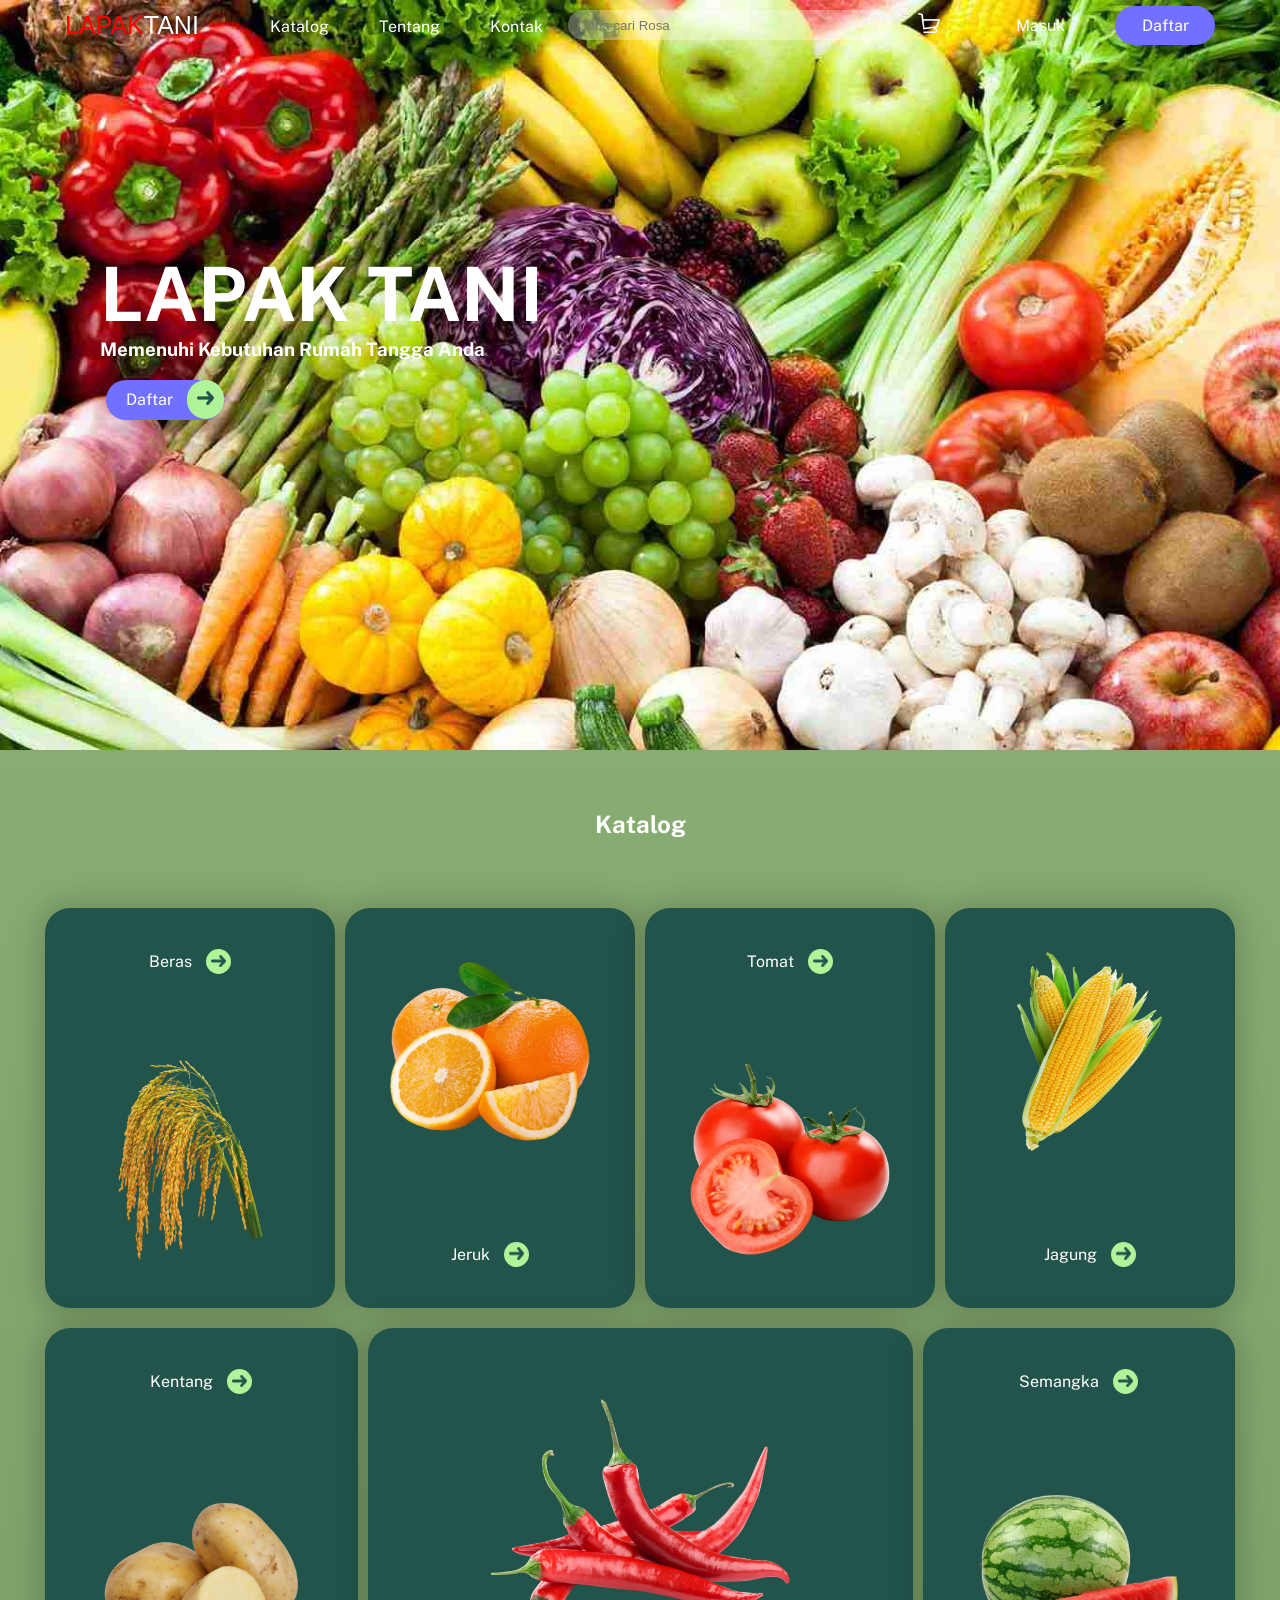
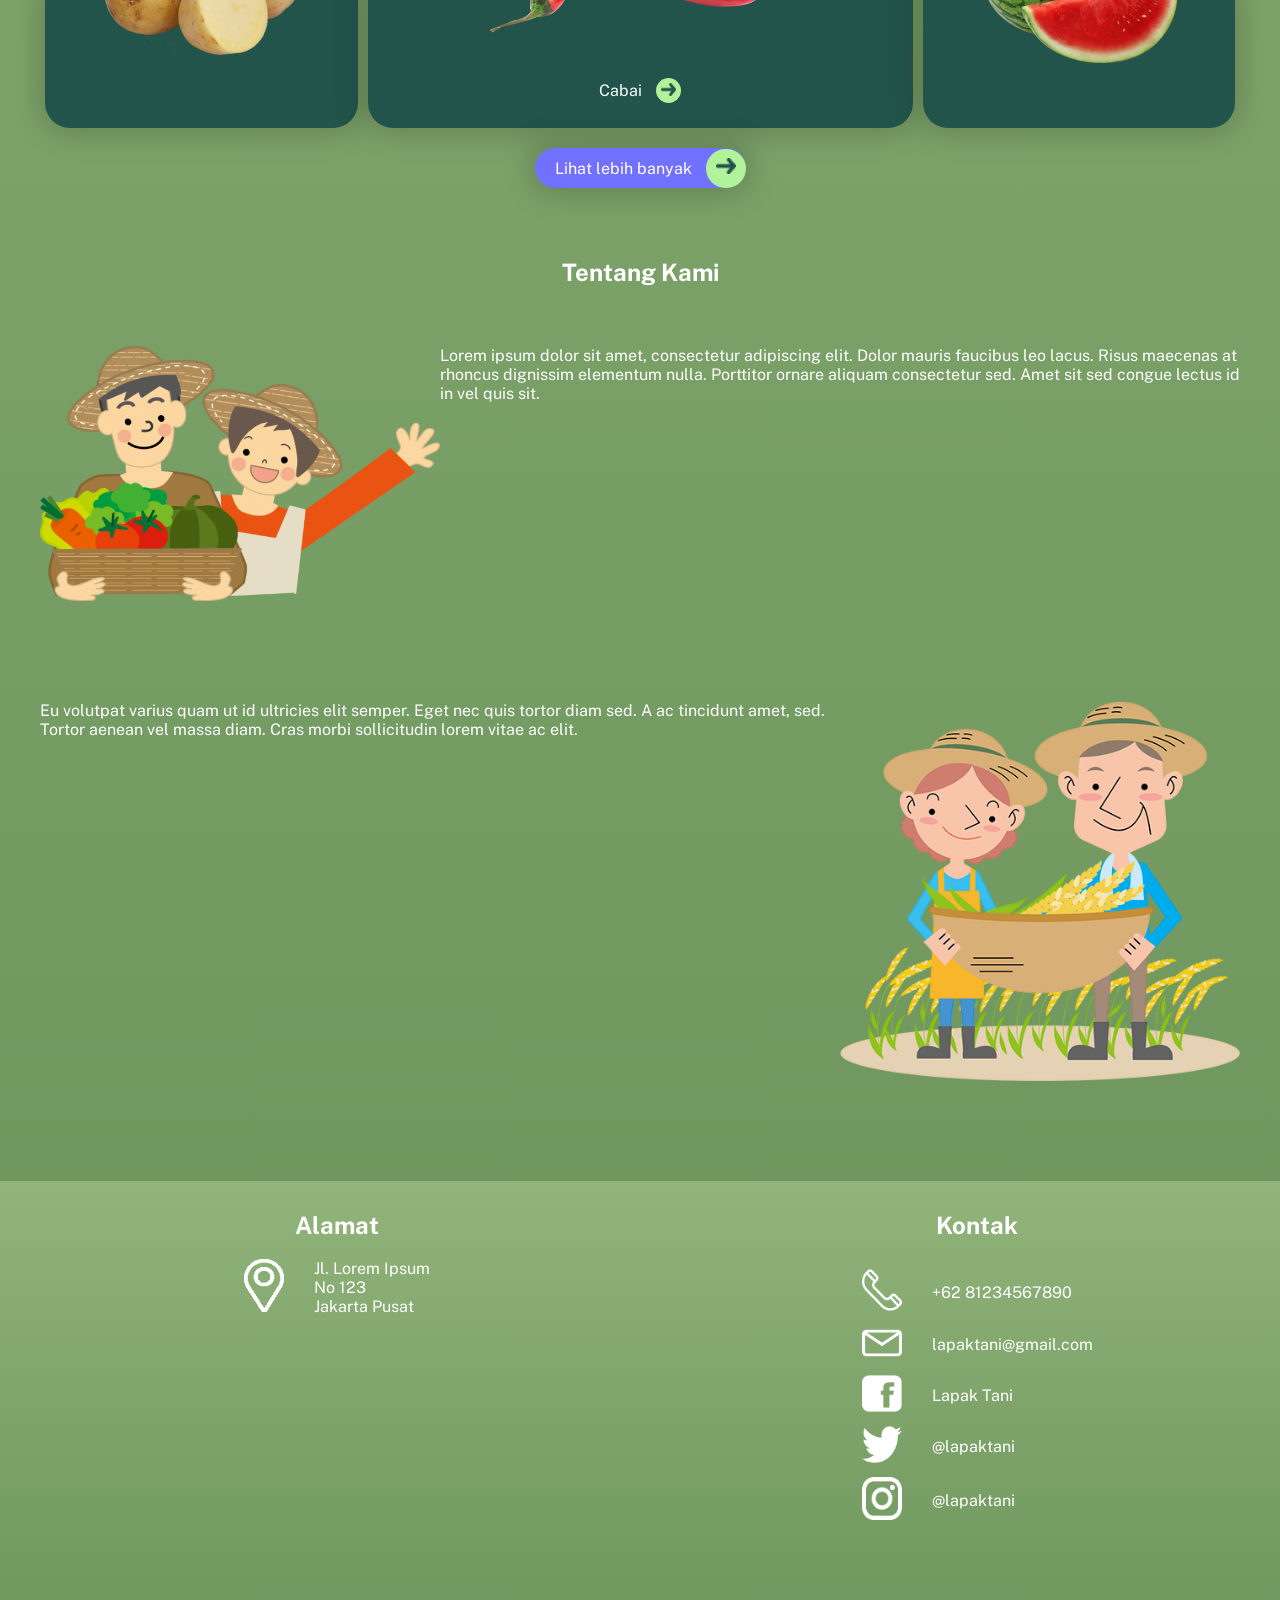
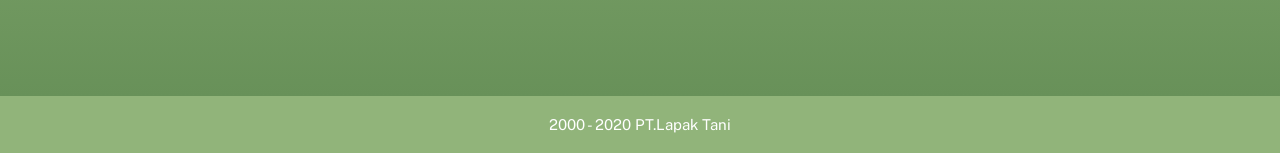
<file: index.html>
<!DOCTYPE html>
<html lang="en">
	<head>
    	<meta charset="UTF-8">
    	<meta name="viewport" content="width=device-width, initial-scale=1.0">
		<title>Tugas Perancangan Website</title>
		<link rel="stylesheet" href="assets/css/main.css">
		<link rel="stylesheet" href="assets/css/index.css">
	</head>
	
	<body>
		<nav>
			<div class="container flex-row">	
				<a href="index.html" id="teks-lapaktani"><span>LAPAK</span>TANI</a>
				<div class="flex-row fixed">
					<div>
						<img src="assets/icons/menu-putih.png" class="tombol-dropdown">
						<div class="flex-row dropdown-child">
							<a href="index.html#katalog" class="navigasi">Katalog</a>
							<a href="index.html#tentang" class="navigasi">Tentang</a>
							<a href="index.html#kontak" class="navigasi">Kontak</a>
						</div>
					</div>
					<div class="flex-row" id="pencarian">
						<input type="text" placeholder="Coba cari Rosa">
						<a href="katalog.html" id="icon-pencarian">
							<img src="assets/icons/pencarian.png" alt="cari" class="icon">
						</a>
					</div>
					<a href="keranjang.html">
						<img src="assets/icons/keranjang.png" alt="keranjang" class="icon">
					</a>
				</div>
				<div class="flex-row hilang">
					<a href="masuk.html">Masuk</a>
					<a href="daftar.html" class="button-pendek button-warna">Daftar</a>
				</div>
			</div>
		</nav>

		<main>
			<div>
				<article id="slide">
					<div id="gambar-slide">
						<div class="img1">
							<h1>LAPAK TANI</h1>
							<h3>Memenuhi Kebutuhan Rumah Tangga Anda</h3>
							<div class="flex-column">
								<a href="daftar.html" class="button-panjang-2 button-warna">
									Daftar
									<span>
										<img src="assets/icons/panah.png" alt="">
									</span>
								</a>
							</div>
						</div>
						<div class="img2">
							<h1>LAPAK TANI</h1>
							<h3>Memenuhi Kebutuhan Rumah Tangga Anda</h3>
							<div class="flex-column">
								<a href="daftar.html" class="button-panjang-2 button-warna">
									Daftar
									<span>
										<img src="assets/icons/panah.png" alt="">
									</span>
								</a>
							</div>
						</div>
						<div class="img3">
							<h1>LAPAK TANI</h1>
							<h3>Memenuhi Kebutuhan Rumah Tangga Anda</h3>
							<div class="flex-column">
								<a href="daftar.html" class="button-panjang-2 button-warna">
									Daftar
									<span>
										<img src="assets/icons/panah.png" alt="">
									</span>
								</a>
							</div>
						</div>
						<div class="img4">
							<h1>LAPAK TANI</h1>
							<h3>Memenuhi Kebutuhan Rumah Tangga Anda</h3>
							<div class="flex-column">
								<a href="daftar.html" class="button-panjang-2 button-warna">
									Daftar
									<span>
										<img src="assets/icons/panah.png" alt="">
									</span>
								</a>
							</div>
						</div>
						
					</div>
				</article>
			</div>
			<div class="container">
				<article id="katalog">
					<h1>Katalog</h1>
					<div class="flex-column">
						<div class="flex-row">
							<div class="flex-column box-katalog first">
								<div>
									<a class="" href="katalog.html">
										Beras 
										<span>
											<img src="assets/icons/panah.png" alt="">
										</span>
									</a>
								</div>
								<div>
									<img src="assets/images/beras.png" alt="">
								</div>
							</div>
							<div class="flex-column box-katalog first">
								<div>
									<img src="assets/images/jeruk.png" alt="">
								</div>
								<div>
									<a class="" href="katalog.html">
										Jeruk
										<span>
											<img src="assets/icons/panah.png" alt="">
										</span>
									</a>
								</div>
							</div>
							<div class="flex-column box-katalog first">
								<div>
									<a class="" href="katalog.html">
										Tomat
										<span>
											<img src="assets/icons/panah.png" alt="">
										</span>
									</a>
								</div>
								<div>
									<img   src="assets/images/tomat.png" alt="">
								</div>
							</div>
							<div class="flex-column box-katalog first">
								<div>
									<img   src="assets/images/jagung.png" alt="">
								</div>
								<div>
									<a class="" href="katalog.html">
										Jagung
										<span>
											<img src="assets/icons/panah.png" alt="">
										</span>
									</a>
								</div>
								
							</div>
						</div>
						<div class="flex-row hilang">
							<div class="flex-column box-katalog first">
								<div>
									<a class="" href="katalog.html">
										Kentang
										<span>
											<img src="assets/icons/panah.png" alt="">
										</span>
									</a>
								</div>
								<div>
									<img   src="assets/images/kentang.png" alt="">
								</div>
							</div>
							<div class="flex-column box-katalog second">
								<div>
									<div>
										<img id="cabai" src="assets/images/cabai.png" alt="">
									</div>
									<a class="" href="katalog.html">
										Cabai
										<span>
											<img src="assets/icons/panah.png" alt="">
										</span>
									</a>
								</div>
							</div>
							<div class="flex-column box-katalog first">
								<div>
									<a class="" href="katalog.html">
										Semangka
										<span>
											<img src="assets/icons/panah.png" alt="">
										</span>
									</a>
								</div>
								<div>
									<img   src="assets/images/semangka.png" alt="">
								</div>
							</div>
						</div>
						<div class="flex-column">
							<a href="katalog.html" class="button-panjang-2 button-warna">
								Lihat lebih banyak
								<span>
									<img src="assets/icons/panah.png" alt="">
								</span>
							</a>
						</div>
					</div>
				</article>
				<article id="tentang" class="padding-up">
					<h1>Tentang Kami</h1>
					<div class="flex-column">
					   <div class="flex-row">	
							<img src="assets/images/tentang1.png" class="gambar-tentang second" alt="tentang kami">
							<p class="third">Lorem ipsum dolor sit amet, consectetur adipiscing elit. Dolor mauris faucibus leo lacus. Risus maecenas at rhoncus dignissim elementum nulla. Porttitor ornare aliquam consectetur sed. Amet sit sed congue lectus id in vel quis sit.</p>
						</div>
						<div class="flex-row">
							<p class="third">Eu volutpat varius quam ut id ultricies elit semper. Eget nec quis tortor diam sed. A ac tincidunt amet, sed. Tortor aenean vel massa diam. Cras morbi sollicitudin lorem vitae ac elit.</p>
							<img src="assets/images/tentang2.png" class="gambar-tentang second" alt="tentang kami">
						</div>
					</div>
				</article>
			</div>
			<div class="container-slide kontak-background">
				<article id="kontak" class="padding-up">
					<div class="flex-column">
					    <div class="flex-row tengah-atas">
							<div class="first atur-margin">
								<h1>Alamat</h1>
								<div class="flex-row">
									<a href="https://goo.gl/maps/n3Vx624t2Yv8TBjd6" target="_blank" class=""><img src="assets/icons/maps.png" class="icon"></a>
									<a href="https://goo.gl/maps/n3Vx624t2Yv8TBjd6" target="_blank" class="">Jl. Lorem Ipsum <br>No 123 <br>Jakarta Pusat</a>
								</div>
								<iframe src="https://www.google.com/maps/embed?pb=!1m14!1m8!1m3!1d246.83461209266997!2d113.72522384494033!3d-8.167065472554308!3m2!1i1024!2i768!4f13.1!3m3!1m2!1s0x2dd6956c99fbf6c9%3A0x355b2614c5707f56!2sEs%20Kopi%20Susu%20Bakol%20Kopi!5e0!3m2!1sid!2sid!4v1603854939866!5m2!1sid!2sid" width="300" height="300" frameborder="0" style="border:0;" allowfullscreen="" aria-hidden="false" tabindex="0"></iframe>
							</div>									
							<div class="first atur-margin">
								<h1>Kontak</h1>
								<div>
									<div class="flex-row tengah-tengah">
										<a href="tel:+6281234567890" target="_blank" class=" "><img src="assets/icons/telpon.png" class="icon"></a>
										<a href="tel:+6281234567890" target="_blank" class="">+62 81234567890</a>
									</div>
									<div class="flex-row tengah-tengah">
										<a href="mailto:lapaktani@gmail.com" target="_blank" class=""><img src="assets/icons/email.png" class="icon"></a>
										<a href="mailto:lapaktani@gmail.com" target="_blank" class="">lapaktani@gmail.com</a>
									</div>
									<div class="flex-row tengah-tengah">
										<a href="https://www.facebook.com/greciaolivia.rosaline" target="_blank" class=""><img src="assets/icons/fb.png" class="icon"></a>
										<a href="https://www.facebook.com/greciaolivia.rosaline" target="_blank" class="">Lapak Tani</a>
									</div>
									<div class="flex-row tengah-tengah">
										<a href="https://twitter.com/Indomaret?s=20" target="_blank" class=""><img src="assets/icons/twitter.png" class="icon"></a>
										<a href="https://twitter.com/Indomaret?s=20" target="_blank" class="">@lapaktani</a>
									</div>
									
									<div class="flex-row tengah-tengah">
										<a href="https://www.instagram.com/unejshitposting/" target="_blank" class=""><img src="assets/icons/instagram.png" class="icon"></a>
										<a href="https://www.instagram.com/unejshitposting/" target="_blank" class="">@lapaktani</a>
									</div>
								</div>
							</div>
					    </div>
					</div>
				</article>
			</div>
		</main>
		<footer>2000 - 2020 PT.Lapak Tani</footer>
		<script src="https://cdnjs.cloudflare.com/ajax/libs/jquery/3.5.1/jquery.min.js" integrity="sha512-bLT0Qm9VnAYZDflyKcBaQ2gg0hSYNQrJ8RilYldYQ1FxQYoCLtUjuuRuZo+fjqhx/qtq/1itJ0C2ejDxltZVFg==" crossorigin="anonymous"></script>
        <script src="assets/js/main.js"></script>
	</body>
</html>
</file>
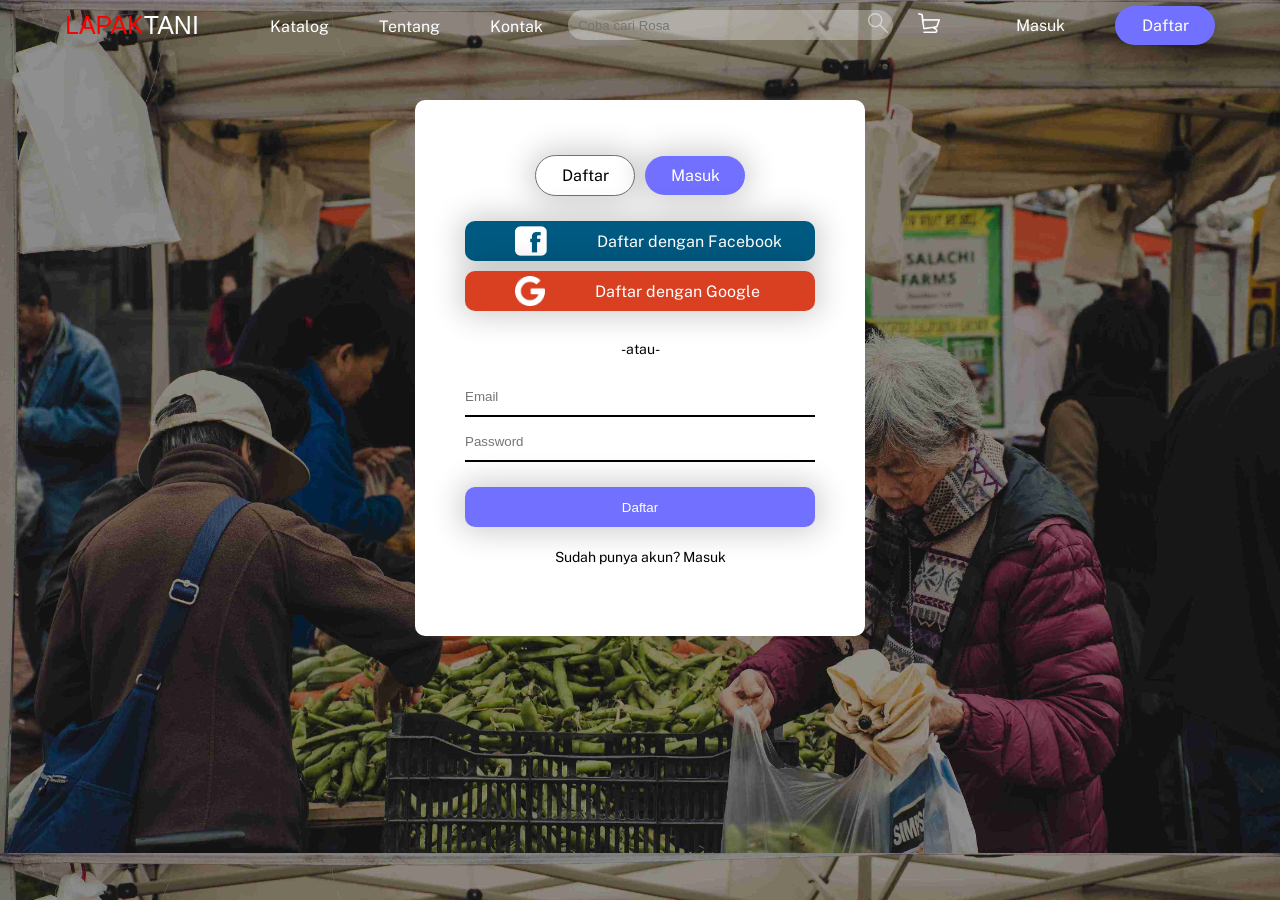
<file: daftar.html>
<!DOCTYPE html>
<html lang="en">
<head>
    <meta charset="UTF-8">
    <meta name="viewport" content="width=device-width, initial-scale=1.0">
    <title>Daftar Masuk</title>
    <link rel="stylesheet" href="assets/css/auth.css">
    <link rel="stylesheet" href="assets/css/main.css">
    
</head>
<body>
    <nav>
        <div class="container flex-row">	
            <a href="index.html" id="teks-lapaktani"><span>LAPAK</span>TANI</a>
            <div class="flex-row fixed">
                <div>
                    <img src="assets/icons/menu-putih.png" class="tombol-dropdown">
                    <div class="flex-row dropdown-child">
                        <a href="index.html#katalog" class="navigasi">Katalog</a>
                        <a href="index.html#tentang" class="navigasi">Tentang</a>
                        <a href="index.html#kontak" class="navigasi">Kontak</a>
                    </div>
                </div>
                <div class="flex-row" id="pencarian">
                    <input type="text" placeholder="Coba cari Rosa">
                    <a href="katalog.html" id="icon-pencarian">
                        <img src="assets/icons/pencarian.png" alt="cari" class="icon">
                    </a>
                </div>
                <a href="keranjang.html">
                    <img src="assets/icons/keranjang.png" alt="keranjang" class="icon">
                </a>
            </div>
            <div class="flex-row hilang">
                <a href="masuk.html">Masuk</a>
                <a href="daftar.html" class="button-pendek button-warna">Daftar</a>
            </div>
        </div>
    </nav>
    <main>
        <div class="container flex-column">
            <div id="formulir" class="flex-column">
                <form action="proses.php" name="daftar" method="POST" onsubmit="return formDaftar()" class="rata-tengah">
                    <div class="flex-row flex-center">
                        <a href="daftar.html" class="button-pendek button-putih">Daftar</a>
                        <a href="masuk.html" class="button-pendek button-warna">Masuk</a>
                    </div>
                    <div class="flex-column">
                        <a href="https://www.facebook.com/" target="_blank" class="flex-row button-panjang facebook">
                            <img src="assets/icons/facebook.png" alt="logo facebook" class="medsos">
                            <div class="medsos">Daftar dengan Facebook</div>
                        </a>
                        <a href="https://www.google.com/" target="_blank" class="flex-row button-panjang google">
                            <img src="assets/icons/google.png" alt="logo google" class="medsos">
                            <div class="medsos">Daftar dengan Google</div>
                        </a>
                    </div>
                    <div class="teks-hitam">-atau-</div>
                    <div class="flex-column">
                        <input type="email" name="email" id="" placeholder="Email">
                        <input type="password" name="password" id="" placeholder="Password">
                    </div>
                    <div>
                        <button type="submit" class="button-panjang button-warna">Daftar</button>
                    </div>
                    <div><a href="masuk.html" class="teks-hitam">Sudah punya akun? Masuk</a></div>
                </form>
            </div>
        </div>
    </main>
    <script src="https://cdnjs.cloudflare.com/ajax/libs/jquery/3.5.1/jquery.min.js" integrity="sha512-bLT0Qm9VnAYZDflyKcBaQ2gg0hSYNQrJ8RilYldYQ1FxQYoCLtUjuuRuZo+fjqhx/qtq/1itJ0C2ejDxltZVFg==" crossorigin="anonymous"></script>
        <script src="assets/js/main.js"></script>
</body>
</html>
</file>
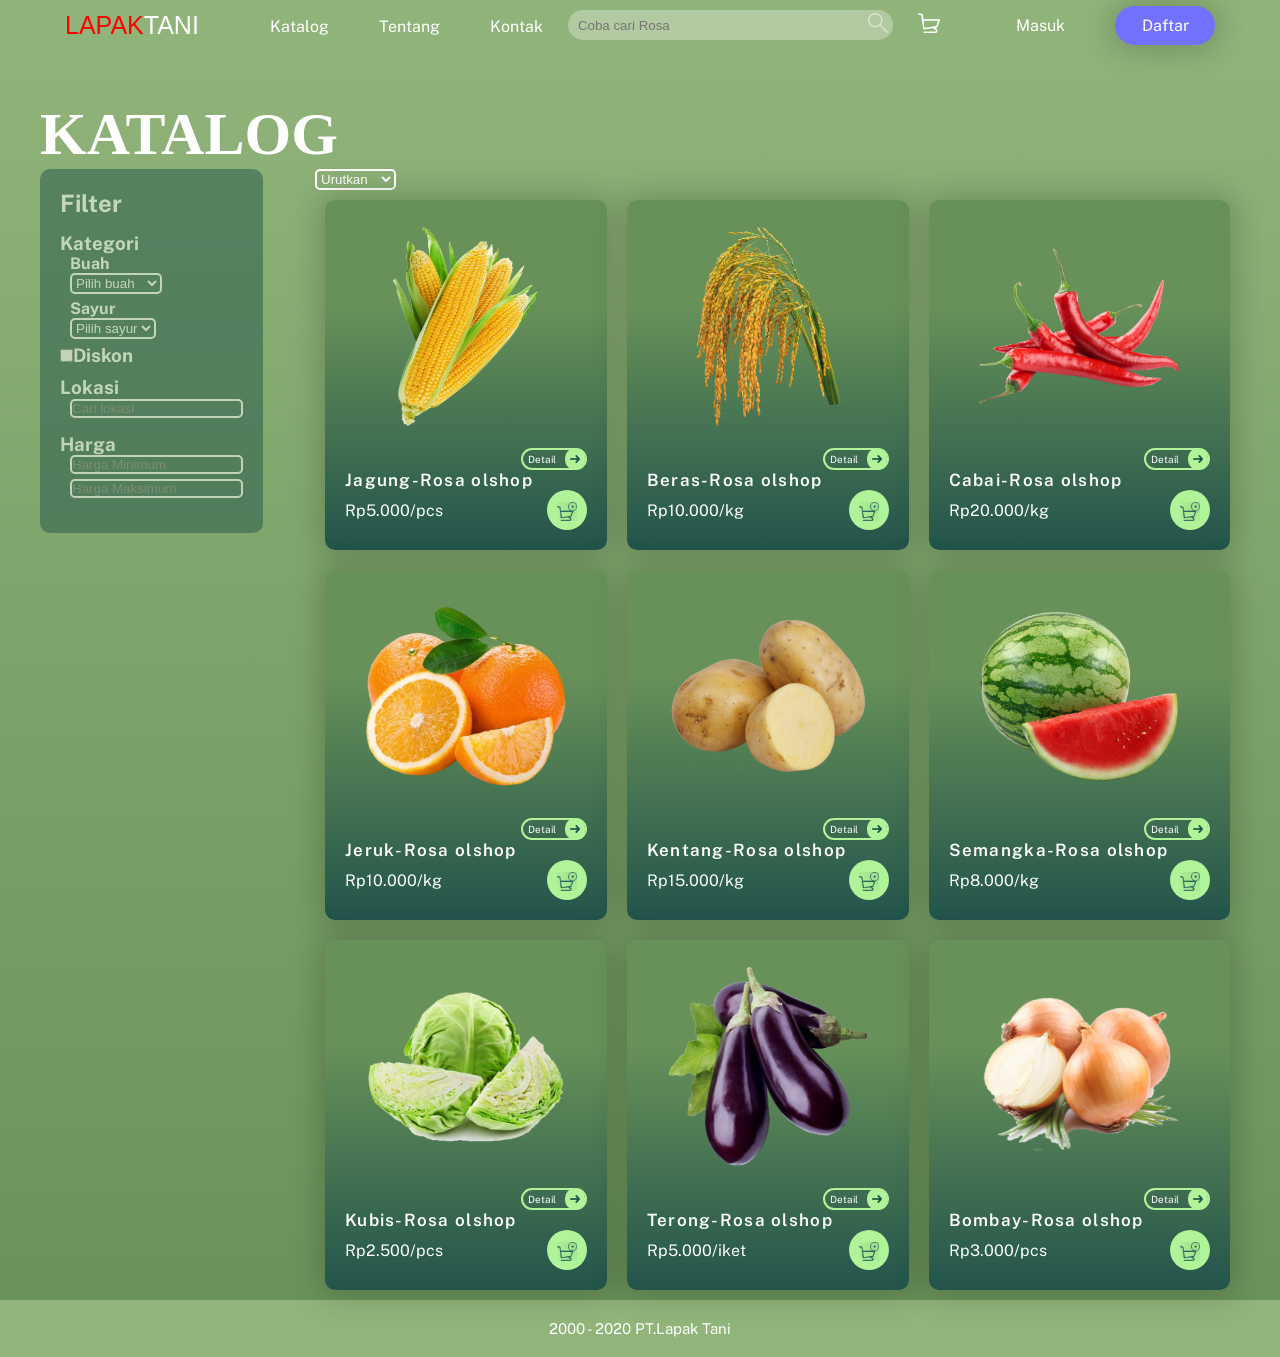
<file: katalog.html>
<!DOCTYPE html>
<html lang="en">
<head>
    <meta charset="UTF-8">
    <meta name="viewport" content="width=device-width, initial-scale=1.0">
    <title>Katalog</title>
    <link rel="stylesheet" href="assets/css/main.css">
    <link rel="stylesheet" href="assets/css/katalog.css">
</head>
<body>
    <nav>
        <div class="container flex-row">	
            <a href="index.html" id="teks-lapaktani"><span>LAPAK</span>TANI</a>
            <div class="flex-row fixed">
                <div>
                    <img src="assets/icons/menu-putih.png" class="tombol-dropdown">
                    <div class="flex-row dropdown-child">
                        <a href="index.html#katalog" class="navigasi">Katalog</a>
                        <a href="index.html#tentang" class="navigasi">Tentang</a>
                        <a href="index.html#kontak" class="navigasi">Kontak</a>
                    </div>
                </div>
                <div class="flex-row" id="pencarian">
                    <input type="text" placeholder="Coba cari Rosa">
                    <a href="katalog.html" id="icon-pencarian">
                        <img src="assets/icons/pencarian.png" alt="cari" class="icon">
                    </a>
                </div>
                <a href="keranjang.html">
                    <img src="assets/icons/keranjang.png" alt="keranjang" class="icon">
                </a>
            </div>
            <div class="flex-row hilang">
                <a href="masuk.html">Masuk</a>
                <a href="daftar.html" class="button-pendek button-warna">Daftar</a>
            </div>
        </div>
    </nav>
    <main>
        <div class="container">
            <h1>KATALOG</h1>
        </div>
        <div class="container grid-content">
            <div class="hilang">
                <aside>
                    <h2>Filter</h2>
                    <div class="h3">
                        <h3>Kategori</h3>
                        <div>
                            <div class="h4">
                                <h4>Buah</h4>
                                <select name="Buah" id="buah">
                                    <option value="Pilih buah" selected>Pilih buah</option>
                                    <option value="Semangka">Semangka</option>
                                    <option value="Mangga">Mangga</option>
                                    <option value="Nanas">Nanas</option>
                                    <option value="Bengkuang">Bengkuang</option>
                                    <option value="Jeruk">Jeruk</option>
                                </select>
                            </div>
                            <div class="h4">
                                <h4>Sayur</h4>
                                <select name="Buah" id="buah">
                                    <option value="Pilih sayur" selected>Pilih sayur</option>
                                    <option value="Kentang">Kentang</option>
                                    <option value="Tomat">Tomat</option>
                                    <option value="Kubis">Kubis</option>
                                    <option value="Bombay">Bombay</option>
                                    <option value="cabai">Cabai</option>
                                </select>
                            </div>
                        </div>
                        <div class="flex-row h3 check-diskon">
                            <input type="checkbox" name="Diskon" id="">
                            <h3>Diskon</h3>
                        </div>
                        <div class="h3">
                            <h3>Lokasi</h3>
                            <input type="text" name="lokasi" id="lokasi" placeholder="Cari lokasi" class="h4">
                        </div>
                        <div class="flex-column h3">
                            <h3>Harga</h3>
                            <input type="number" name="harga minimum" id="harga-minimum" placeholder="Harga Minimum" class="h4">
                            <input type="number" name="harga maksimum" id="harga-maksimum" placeholder="Harga Maksimum" class="h4">
                        </div>
                    </div>
                </aside>
            </div>
            <div>
                <select name="urutkan" id="urutkan">
                    <option value="urutkan">Urutkan</option>
                    <option value="terbaru">Terbaru</option>
                    <option value="terlama">Terlama</option>
                    <option value="termahal">Termahal</option>
                    <option value="termurah">Termurah</option>
                </select>
                <div class="grid-container">
                    <div class="grid-item">
                        <img src="assets/images/jagung.png" alt="">
                        <div>
                            <div class="lihat-detail">
                                <a href="produk.html" class="button-detail">
                                    Detail
                                    <span>
                                        <img src="assets/icons/panah.png" alt="">
                                    </span>
                                </a>
                            </div>
                            <div class="flex-row nama">
                                <a href="#" class="nama-produk">Jagung</a>
                                <p>-</p>
                                <a href="#" class="nama-toko">Rosa olshop</a>
                            </div>
                            <div class="flex-row harga-keranjang">
                                <p>Rp5.000/pcs</p>
                                <a href="#" class="keranjang-plus" id="jagung">
                                    <img src="assets/icons/keranjang-plus.png" alt="">
                                </a>
                            </div>
                        </div>
                    </div>
                    <div class="grid-item">
                        <img src="assets/images/beras.png" alt="">
                        <div>
                            <div class="lihat-detail">
                                <a href="katalog.html" class="button-detail">
                                    Detail
                                    <span>
                                        <img src="assets/icons/panah.png" alt="">
                                    </span>
                                </a>
                            </div>
                            <div class="flex-row nama">
                                <a href="#" class="nama-produk">Beras</a>
                                <p>-</p>
                                <a href="#" class="nama-toko">Rosa olshop</a>
                            </div>
                            <div class="flex-row harga-keranjang">
                                <p>Rp10.000/kg</p>
                                <a href="#" class="keranjang-plus">
                                    <img src="assets/icons/keranjang-plus.png" alt="">
                                </a>
                            </div>
                        </div>
                    </div>
                    <div class="grid-item">
                        <img src="assets/images/cabai.png" alt="">
                        <div>
                            <div class="lihat-detail">
                                <a href="katalog.html" class="button-detail">
                                    Detail
                                    <span>
                                        <img src="assets/icons/panah.png" alt="">
                                    </span>
                                </a>
                            </div>
                            <div class="flex-row nama">
                                <a href="#" class="nama-produk">Cabai</a>
                                <p>-</p>
                                <a href="#" class="nama-toko">Rosa olshop</a>
                            </div>
                            <div class="flex-row harga-keranjang">
                                <p>Rp20.000/kg</p>
                                <a href="#" class="keranjang-plus">
                                    <img src="assets/icons/keranjang-plus.png" alt="">
                                </a>
                            </div>
                        </div>
                    </div>  
                    <div class="grid-item">
                        <img src="assets/images/jeruk.png" alt="">
                        <div>
                            <div class="lihat-detail">
                                <a href="katalog.html" class="button-detail">
                                    Detail
                                    <span>
                                        <img src="assets/icons/panah.png" alt="">
                                    </span>
                                </a>
                            </div>
                            <div class="flex-row nama">
                                <a href="#" class="nama-produk">Jeruk</a>
                                <p>-</p>
                                <a href="#" class="nama-toko">Rosa olshop</a>
                            </div>
                            <div class="flex-row harga-keranjang">
                                <p>Rp10.000/kg</p>
                                <a href="#" class="keranjang-plus">
                                    <img src="assets/icons/keranjang-plus.png" alt="">
                                </a>
                            </div>
                        </div>
                    </div>
                    <div class="grid-item">
                        <img src="assets/images/kentang.png" alt="">
                        <div>
                            <div class="lihat-detail">
                                <a href="katalog.html" class="button-detail">
                                    Detail
                                    <span>
                                        <img src="assets/icons/panah.png" alt="">
                                    </span>
                                </a>
                            </div>
                            <div class="flex-row nama">
                                <a href="#" class="nama-produk">Kentang</a>
                                <p>-</p>
                                <a href="#" class="nama-toko">Rosa olshop</a>
                            </div>
                            <div class="flex-row harga-keranjang">
                                <p>Rp15.000/kg</p>
                                <a href="#" class="keranjang-plus">
                                    <img src="assets/icons/keranjang-plus.png" alt="">
                                </a>
                            </div>
                        </div>
                    </div>
                    <div class="grid-item">
                        <img src="assets/images/semangka.png" alt="">
                        <div>
                            <div class="lihat-detail">
                                <a href="katalog.html" class="button-detail">
                                    Detail
                                    <span>
                                        <img src="assets/icons/panah.png" alt="">
                                    </span>
                                </a>
                            </div>
                            <div class="flex-row nama">
                                <a href="#" class="nama-produk">Semangka</a>
                                <p>-</p>
                                <a href="#" class="nama-toko">Rosa olshop</a>
                            </div>
                            <div class="flex-row harga-keranjang">
                                <p>Rp8.000/kg</p>
                                <a href="#" class="keranjang-plus">
                                    <img src="assets/icons/keranjang-plus.png" alt="">
                                </a>
                            </div>
                        </div>
                    </div>  
                    <div class="grid-item">
                        <img src="assets/images/kubis.png" alt="">
                        <div>
                            <div class="lihat-detail">
                                <a href="katalog.html" class="button-detail">
                                    Detail
                                    <span>
                                        <img src="assets/icons/panah.png" alt="">
                                    </span>
                                </a>
                            </div>
                            <div class="flex-row nama">
                                <a href="#" class="nama-produk">Kubis</a>
                                <p>-</p>
                                <a href="#" class="nama-toko">Rosa olshop</a>
                            </div>
                            <div class="flex-row harga-keranjang">
                                <p>Rp2.500/pcs</p>
                                <a href="#" class="keranjang-plus">
                                    <img src="assets/icons/keranjang-plus.png" alt="">
                                </a>
                            </div>
                        </div>
                    </div>
                    <div class="grid-item ">
                        <img src="assets/images/terong.png" alt="">
                        <div>
                            <div class="lihat-detail">
                                <a href="katalog.html" class="button-detail">
                                    Detail
                                    <span>
                                        <img src="assets/icons/panah.png" alt="">
                                    </span>
                                </a>
                            </div>
                            <div class="flex-row nama">
                                <a href="#" class="nama-produk">Terong</a>
                                <p>-</p>
                                <a href="#" class="nama-toko">Rosa olshop</a>
                            </div>
                            <div class="flex-row harga-keranjang">
                                <p>Rp5.000/iket</p>
                                <a href="#" class="keranjang-plus">
                                    <img src="assets/icons/keranjang-plus.png" alt="">
                                </a>
                            </div>
                        </div>
                    </div>
                    <div class="grid-item">
                        <img src="assets/images/bombay.png" alt="">
                        <div>
                            <div class="lihat-detail">
                                <a href="katalog.html" class="button-detail">
                                    Detail
                                    <span>
                                        <img src="assets/icons/panah.png" alt="">
                                    </span>
                                </a>
                            </div>
                            <div class="flex-row nama">
                                <a href="#" class="nama-produk">Bombay</a>
                                <p>-</p>
                                <a href="#" class="nama-toko">Rosa olshop</a>
                            </div>
                            <div class="flex-row harga-keranjang">
                                <p>Rp3.000/pcs</p>
                                <a href="#" class="keranjang-plus">
                                    <img src="assets/icons/keranjang-plus.png" alt="">
                                </a>
                            </div>
                        </div>
                    </div>  
                </div>
            </div>

        </div>
    </main>
    <footer>2000 - 2020 PT.Lapak Tani</footer>
    <script src="https://cdnjs.cloudflare.com/ajax/libs/jquery/3.5.1/jquery.min.js" integrity="sha512-bLT0Qm9VnAYZDflyKcBaQ2gg0hSYNQrJ8RilYldYQ1FxQYoCLtUjuuRuZo+fjqhx/qtq/1itJ0C2ejDxltZVFg==" crossorigin="anonymous"></script>
    <script src="assets/js/main.js"></script>
</body>
</html>
</file>
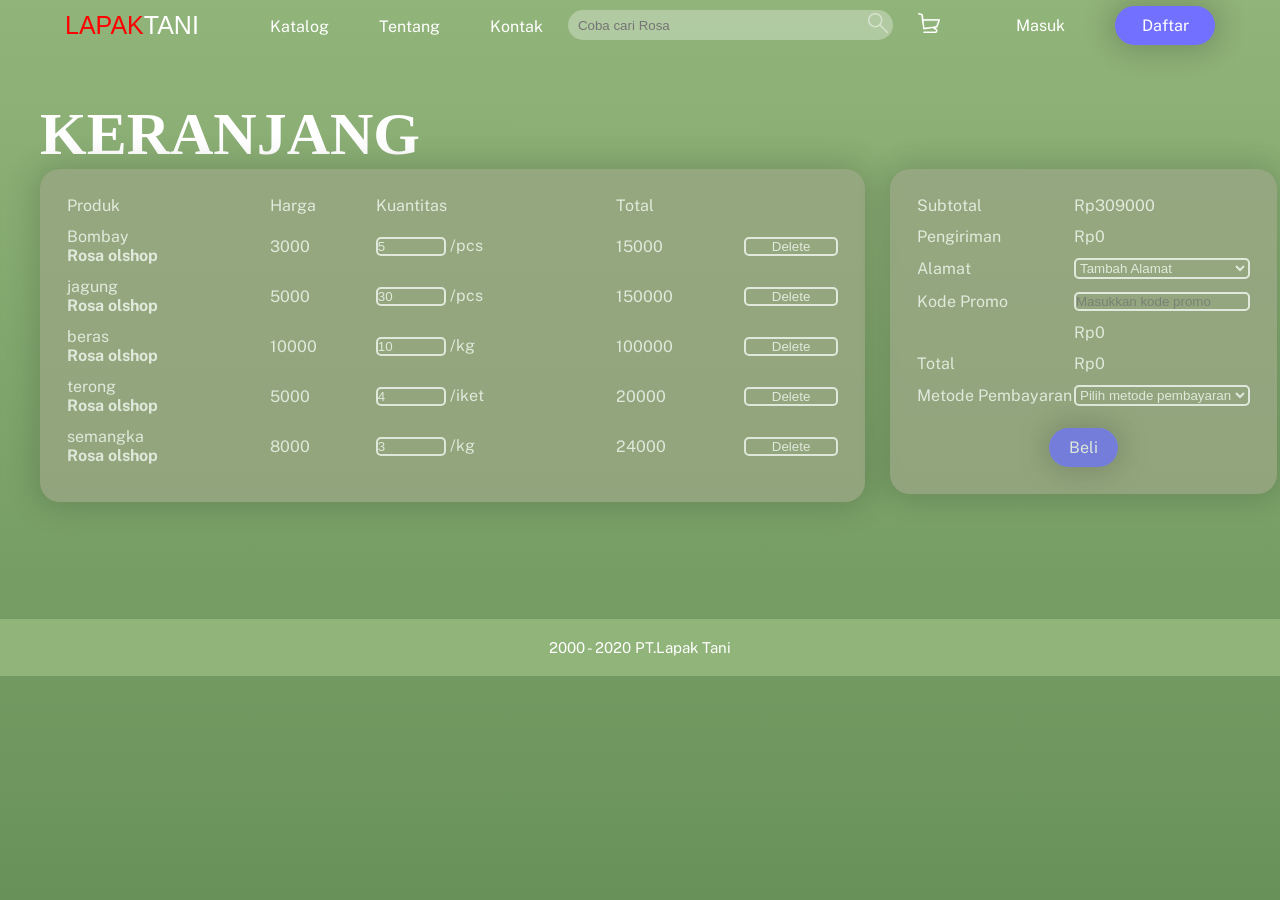
<file: keranjang.html>
<!DOCTYPE html>
<html lang="en">
    <head>
        <meta charset="UTF-8">
        <meta name="viewport" content="width=device-width, initial-scale=1.0">
        <title>Tugas Perancangan Website</title>
        <link rel="stylesheet" href="assets/css/main.css">
        <link rel="stylesheet" href="assets/css/keranjang.css">
    </head>
    <body>
        <nav>
			<div class="container flex-row">	
				<a href="index.html" id="teks-lapaktani"><span>LAPAK</span>TANI</a>
				<div class="flex-row fixed">
					<div>
						<img src="assets/icons/menu-putih.png" class="tombol-dropdown">
						<div class="flex-row dropdown-child">
							<a href="index.html#katalog" class="navigasi">Katalog</a>
							<a href="index.html#tentang" class="navigasi">Tentang</a>
							<a href="index.html#kontak" class="navigasi">Kontak</a>
						</div>
					</div>
					<div class="flex-row" id="pencarian">
						<input type="text" placeholder="Coba cari Rosa">
						<a href="katalog.html" id="icon-pencarian">
							<img src="assets/icons/pencarian.png" alt="cari" class="icon">
						</a>
					</div>
					<a href="keranjang.html">
						<img src="assets/icons/keranjang.png" alt="keranjang" class="icon">
					</a>
				</div>
				<div class="flex-row hilang">
					<a href="masuk.html">Masuk</a>
					<a href="daftar.html" class="button-pendek button-warna">Daftar</a>
				</div>
			</div>
		</nav>

        
        <main>
            <div class="container">
                <h1>KERANJANG</h1>
            </div>
            <div class="container grid-content">
                <div>
                    <table>
                        <thead>
                            <tr>
                                <td>Produk</td>
                                <td>Harga</td>
                                <td>Kuantitas</td>
                                <td>Total</td>
                                <td></td>
                            </tr>
                        </thead>
                        <tbody id="display-keranjang">

                        </tbody>
                    </table>
                </div>
                <div>
                    <aside>
                        <form action="">
                            <table>
                                <tr>
                                    <td>Subtotal</td>
                                    <td id="total-harga"></td>
                                </tr>
                                <tr class="hilang">
                                    <td>Pengiriman</td>
                                    <td>Rp0</td>
                                </tr>
                                <tr class="hilang">
                                    <td>Alamat</td>
                                    <td>
                                        <select name="" id="">
                                            <option value="Tambah Alamat" selected>Tambah Alamat</option>
                                            <option value="Ajung">Ajung</option>
                                            <option value="Ambulu">Ambulu</option>
                                            <option value="Kaliwates">Kaliwates</option>
                                            <option value="Sumbersari">Sumbersari</option>
                                            <option value="Tanggul">Tanggul</option>
                                            <option value="Arjasa">Arjasa</option>
                                        </select>
                                    </td>
                                </tr>
                                <tr>
                                    <td>Kode Promo</td>
                                    <td>
                                        <input type="text" placeholder="Masukkan kode promo">
                                    </td>
                                </tr>
                                <tr class="hilang">
                                    <td></td>
                                    <td>Rp0</td>
                                </tr>
                                <tr class="hilang">
                                    <td>Total</td>
                                    <td>Rp0</td>
                                </tr>
                                <tr class="hilang">
                                    <td>Metode Pembayaran</td>
                                    <td>
                                        <select name="" id="pembayaran">
                                            <option value="Pilih metode pembayaran" selected>Pilih metode pembayaran</option>
                                            <option value="Link Aja">Link Aja</option>
                                            <option value="OVO">OVO</option>
                                            <option value="Gopay">Gopay</option>
                                            <option value="Dana">Dana</option>
                                            <option value="Shopeepay">Shopeepay</option>
                                            <option value="Bank Mandiri">Bank Mandiri</option>
                                            <option value="Bank BRI">Bank BRI</option>
                                            <option value="Bank BCA">Bank BCA</option>
                                            <option value="Bank BNI">Bank BNI</option>
                                            <option value="Bank Jatim">Bank Jatim</option>
                                        </select>
                                    </td>
                                </tr>
                                <tr>
                                    <td colspan="2" id="tombol-beli">
                                        <a href="#" class="button-pendek button-warna">Beli</a>
                                    </td>
                                </tr>
                            </table>
                        </form>
                    </aside>
                </div>
            </div>
        </main>
        <footer class="hilang">2000 - 2020 PT.Lapak Tani</footer>
        <script src="https://cdnjs.cloudflare.com/ajax/libs/jquery/3.5.1/jquery.min.js" integrity="sha512-bLT0Qm9VnAYZDflyKcBaQ2gg0hSYNQrJ8RilYldYQ1FxQYoCLtUjuuRuZo+fjqhx/qtq/1itJ0C2ejDxltZVFg==" crossorigin="anonymous"></script>
        <script src="assets/js/main.js"></script>
    </body>
</html>
</file>
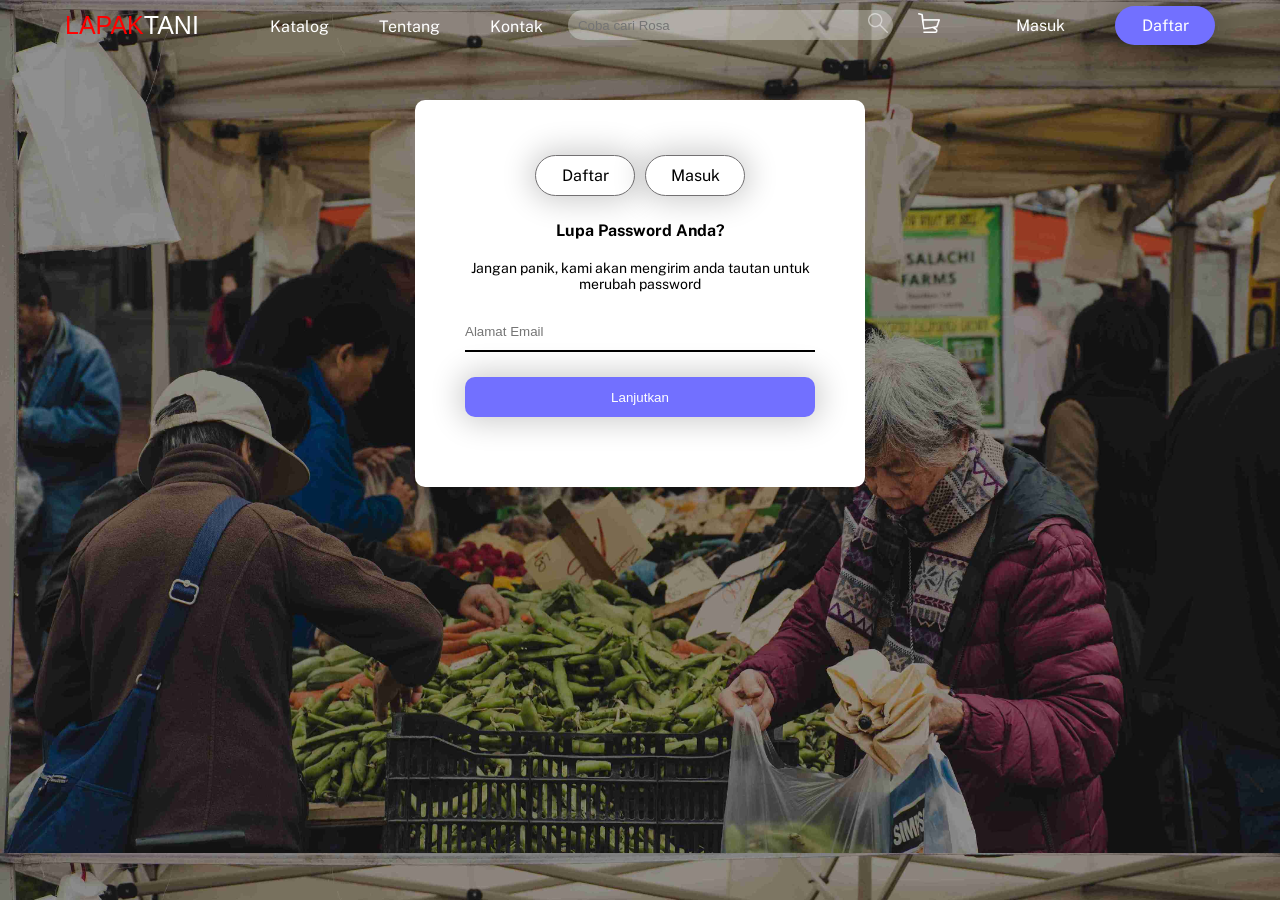
<file: lupa-password.html>
<!DOCTYPE html>
<html lang="en">
<head>
    <meta charset="UTF-8">
    <meta name="viewport" content="width=device-width, initial-scale=1.0">
    <title>Lupa Password</title>
    <link rel="stylesheet" href="assets/css/auth.css">
    <link rel="stylesheet" href="assets/css/main.css">

</head>
<body>
    <nav>
        <div class="container flex-row">	
            <a href="index.html" id="teks-lapaktani"><span>LAPAK</span>TANI</a>
            <div class="flex-row fixed">
                <div>
                    <img src="assets/icons/menu-putih.png" class="tombol-dropdown">
                    <div class="flex-row dropdown-child">
                        <a href="index.html#katalog" class="navigasi">Katalog</a>
                        <a href="index.html#tentang" class="navigasi">Tentang</a>
                        <a href="index.html#kontak" class="navigasi">Kontak</a>
                    </div>
                </div>
                <div class="flex-row" id="pencarian">
                    <input type="text" placeholder="Coba cari Rosa">
                    <a href="katalog.html" id="icon-pencarian">
                        <img src="assets/icons/pencarian.png" alt="cari" class="icon">
                    </a>
                </div>
                <a href="keranjang.html">
                    <img src="assets/icons/keranjang.png" alt="keranjang" class="icon">
                </a>
            </div>
            <div class="flex-row hilang">
                <a href="masuk.html">Masuk</a>
                <a href="daftar.html" class="button-pendek button-warna">Daftar</a>
            </div>
        </div>
    </nav>
    
    <main>
        <div class="container flex-column">
            <div id="formulir" class="flex flex-column">
                <form action="proses.php" name="ubah" method="POST" onsubmit="return ubahPassword()" class="rata-tengah">
                    <div class="flex-row flex-center">
                        <a href="daftar.html" class="button-pendek button-putih">Daftar</a>
                        <a href="masuk.html" class="button-pendek button-putih">Masuk</a>
                    </div>
                    <div>
                        <h4>Lupa Password Anda?</h4>
                    </div>
                    <div class="teks-hitam">Jangan panik, kami akan mengirim anda tautan untuk merubah password</div>
                    <div class="flex-column">
                        <input type="email" name="email" id="" placeholder="Alamat Email">
                    </div>
                    <div>
                        <button type="submit" class="button-panjang button-warna">Lanjutkan</button>
                    </div>
                </form>
            </div>
        </div>
    </main>
    <script src="https://cdnjs.cloudflare.com/ajax/libs/jquery/3.5.1/jquery.min.js" integrity="sha512-bLT0Qm9VnAYZDflyKcBaQ2gg0hSYNQrJ8RilYldYQ1FxQYoCLtUjuuRuZo+fjqhx/qtq/1itJ0C2ejDxltZVFg==" crossorigin="anonymous"></script>
    <script src="assets/js/main.js"></script>
</body>
</html>
</file>
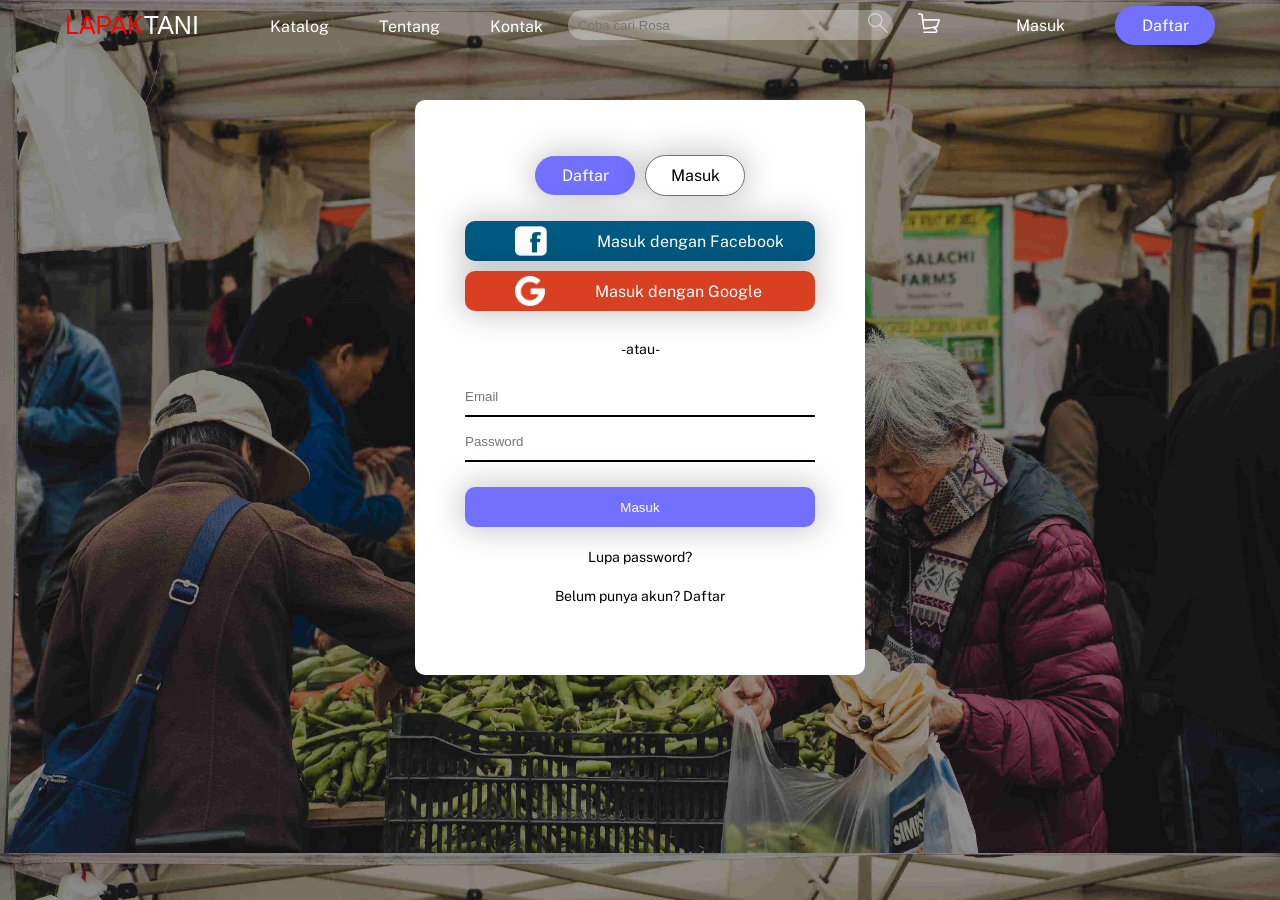
<file: masuk.html>
<!DOCTYPE html>
<html lang="en">
<head>
    <meta charset="UTF-8">
    <meta name="viewport" content="width=device-width, initial-scale=1.0">
    <title>Document</title>
    <link rel="stylesheet" href="assets/css/main.css">
    <link rel="stylesheet" href="assets/css/auth.css">
</head>
<body>
    <nav>
        <div class="container flex-row">	
            <a href="index.html" id="teks-lapaktani"><span>LAPAK</span>TANI</a>
            <div class="flex-row fixed">
                <div>
                    <img src="assets/icons/menu-putih.png" class="tombol-dropdown">
                    <div class="flex-row dropdown-child">
                        <a href="index.html#katalog" class="navigasi">Katalog</a>
                        <a href="index.html#tentang" class="navigasi">Tentang</a>
                        <a href="index.html#kontak" class="navigasi">Kontak</a>
                    </div>
                </div>
                <div class="flex-row" id="pencarian">
                    <input type="text" placeholder="Coba cari Rosa">
                    <a href="katalog.html" id="icon-pencarian">
                        <img src="assets/icons/pencarian.png" alt="cari" class="icon">
                    </a>
                </div>
                <a href="keranjang.html">
                    <img src="assets/icons/keranjang.png" alt="keranjang" class="icon">
                </a>
            </div>
            <div class="flex-row hilang">
                <a href="masuk.html">Masuk</a>
                <a href="daftar.html" class="button-pendek button-warna">Daftar</a>
            </div>
        </div>
    </nav>
    
    <main>
        <div class="container flex-column">
            <div id="formulir" class="flex-column">
                <form action="" name="masuk" method="POST" onsubmit="return formMasuk()" class="rata-tengah">
                    <div class="flex-row flex-center">
                        <a href="daftar.html" class="button-pendek button-warna">Daftar</a>
                        <a href="masuk.html" class="button-pendek button-putih">Masuk</a>
                    </div>
                    <div class="flex-column">
                        <a href="https://www.facebook.com/" target="_blank" class="flex-row button-panjang facebook">
                            <img src="assets/icons/facebook.png" alt="logo facebook" class="medsos">
                            <div class="medsos">Masuk dengan Facebook</div>
                        </a>
                        <a href="https://www.google.com/" target="_blank" class="flex-row button-panjang google">
                            <img src="assets/icons/google.png" alt="logo google" class="medsos">
                            <div class="medsos">Masuk dengan Google</div>
                        </a>
                    </div>
                    <div class="teks-hitam">-atau-</div>
                    <div class="flex-column">
                        <input type="email" name="email" id="" placeholder="Email">
                        <input type="password" name="password" id="" placeholder="Password">
                    </div>
                    <div>
                        <button type="submit" class="button-panjang button-warna">Masuk</button>
                    </div>
                    <div><a href="lupa-password.html" class="teks-hitam">Lupa password?</a></div>
                    <div><a href="daftar.html" class="teks-hitam">Belum punya akun? Daftar</a></div>
                </form>
            </div>
        </div>
    </main>
    <script src="https://cdnjs.cloudflare.com/ajax/libs/jquery/3.5.1/jquery.min.js" integrity="sha512-bLT0Qm9VnAYZDflyKcBaQ2gg0hSYNQrJ8RilYldYQ1FxQYoCLtUjuuRuZo+fjqhx/qtq/1itJ0C2ejDxltZVFg==" crossorigin="anonymous"></script>
    <script src="assets/js/main.js"></script>
</body>
</html>
</file>
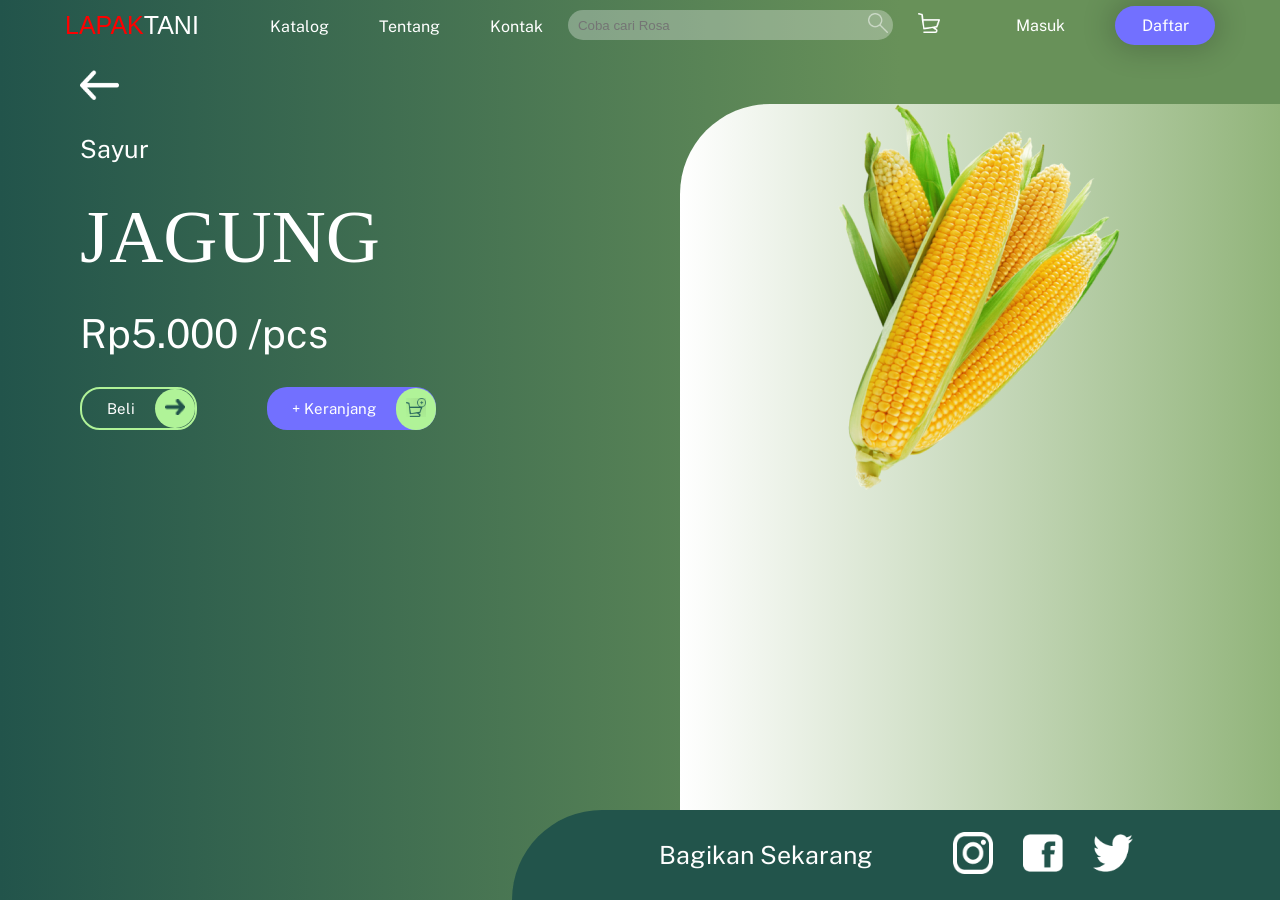
<file: produk.html>
<!DOCTYPE html>
<html lang="en">
    <head>
        <meta charset="UTF-8">
        <meta name="viewport" content="width=device-width, initial-scale=1.0">
        <title>Tugas Perancangan Website</title>
        <link rel="stylesheet" href="assets/css/main.css">
        <link rel="stylesheet" href="assets/css/produk.css">
    </head>
    <body>
		<nav>
			<div class="container flex-row">	
				<a href="index.html" id="teks-lapaktani"><span>LAPAK</span>TANI</a>
				<div class="flex-row fixed">
					<div>
						<img src="assets/icons/menu-putih.png" class="tombol-dropdown">
						<div class="flex-row dropdown-child">
							<a href="index.html#katalog" class="navigasi">Katalog</a>
							<a href="index.html#tentang" class="navigasi">Tentang</a>
							<a href="index.html#kontak" class="navigasi">Kontak</a>
						</div>
					</div>
					<div class="flex-row" id="pencarian">
						<input type="text" placeholder="Coba cari Rosa">
						<a href="katalog.html" id="icon-pencarian">
							<img src="assets/icons/pencarian.png" alt="cari" class="icon">
						</a>
					</div>
					<a href="keranjang.html">
						<img src="assets/icons/keranjang.png" alt="keranjang" class="icon">
					</a>
				</div>
				<div class="flex-row hilang">
					<a href="masuk.html">Masuk</a>
					<a href="daftar.html" class="button-pendek button-warna">Daftar</a>
				</div>
			</div>
		</nav>
        
        <main class="container">
            <a href="#">
                <img src="assets/icons/kembali.png" alt="" class="tombol-kembali">
            </a>
            <div class="flex-row keterangan-produk">
                <div class="teks-produk">
                    <div class="kategori">Sayur</div>
                    <div class="nama-produk">JAGUNG</div>
                    <div class="harga">Rp5.000 /pcs</div>
                    <div class="flex-row">
                        <a href="" class="tombol-panah">Beli
                            <span>
                                <img src="assets/icons/panah.png" alt="">
                            </span>
                        </a>
                        <a href="" class="tombol-panah tombol-biru">+ Keranjang
                            <span>
                                <img src="assets/icons/keranjang-plus.png" alt="">
                            </span>
                        </a>
                    </div>
                </div>
                <div class="bagikan flex-row">
                    <div id="teks-bagikan">Bagikan Sekarang</div>
                    <a href="" class="icon-bagikan">
                        <img src="assets/icons/instagram.png" alt="">
                    </a>
                    <a href="" class="icon-bagikan">
                        <img src="assets/icons/facebook.png" alt="">
                    </a>
                    <a href="" class="icon-bagikan">
                        <img src="assets/icons/twitter.png" alt="">
                    </a>
                </div>
                <div class="layar-putih">
                    <img src="assets/images/jagung.png" alt="">
                </div>
            </div>
        </main>
        <script src="https://cdnjs.cloudflare.com/ajax/libs/jquery/3.5.1/jquery.min.js" integrity="sha512-bLT0Qm9VnAYZDflyKcBaQ2gg0hSYNQrJ8RilYldYQ1FxQYoCLtUjuuRuZo+fjqhx/qtq/1itJ0C2ejDxltZVFg==" crossorigin="anonymous"></script>
        <script src="assets/js/main.js"></script>
    </body>
</html>
</file>
<file: assets/css/main.css>
/* font */
@import url('https://fonts.googleapis.com/css2?family=Public+Sans&display=swap');

/* css reset */
* {
    box-sizing: border-box;
    margin: 0;
    padding: 0;
    color: white;
}
body {
    font-family: 'Public Sans', Arial, Helvetica, sans-serif;
}
a {
    text-decoration: none;
}

.container {
    max-width: 1200px;
    margin-left: auto;
    margin-right: auto;
}

.flex-row {
    display: flex;
    flex-direction: row;
}
.flex-column {
  display: flex;
  flex-direction: column;
}
.flex-center {
  justify-content: center;
  align-items: center;
}
.first {
  flex-grow: 1;
}
  
.second {
  flex-grow: 2;
}
  
.third {
  flex-grow: 3;
}
.fourth {
  flex-grow: 4;
}

.hilang-dekstop {
  display: none;
}

/* navigasi */
nav {
    position: fixed;
    left: 0;
    right: 0;
}
nav div.flex-row {
    justify-content: space-between;
    align-items: center;
    height: 50px;
}
nav .container a:not(#icon-pencarian) {
    margin: 0 25px;
}
nav a#teks-lapaktani {
    font-family: Qualy, Arial, Helvetica, sans-serif;
    font-size: 25px;
}
nav a#teks-lapaktani span {
    color: red;
}
nav button.tombol-dropdown {
  display: none;
}
nav div#pencarian {
    background-color: rgba(255, 255, 255, 0.30);
    border-radius: 15px;
    height: 30px;
    padding: 0;
}
nav div#pencarian input {
    background-color: transparent;
    border: 0px;
    padding-left: 10px;
    height: 30px;
    width: 300px;
}
nav img.icon {
    height: 20px;
    padding-right: 5px;
}
.navigasi {
  border-top: 3px transparent solid;
  padding: 10px 0px;
}
.active, .navigasi:hover {
  border-top: 3px rgba(255, 255, 255, 0.3) solid;
}
nav img.tombol-dropdown {
  display: none;
}

/* tombol */
.button-pendek {
    padding: 10px 20px;
    border-radius: 28px;
    width: 100px;
    text-align: center;
    box-shadow: 0px 0px 30px 5px rgba(0, 0, 0, 0.2);
}
.button-panjang {
    width: 100%;
    height: 40px;
    border-radius: 10px;
    border: 0;
    box-shadow: 0px 0px 30px 5px rgba(0, 0, 0, 0.2);
}
.button-panjang-2 {
  width: fit-content;
  height: 40px;
  padding: 10px 0px 10px 20px;
  border-radius: 20px;
  border: 0;
  box-shadow: 0px 0px 30px 5px rgba(0, 0, 0, 0.2);
  margin: 10px auto;
}
.button-warna {
  background: #7270FF;
}
.button-putih {
  color: black;
  background: white;
  border: 1px solid #727072;
}

/* perataan */
.rata-tengah {
  text-align: center;
}
.rata-kanan {
  text-align: right;
}
.rata-kiri {
  text-align: left;
}
  
/* teks hitam */
.teks-hitam {
  color: black;
  font-size: 14px;
}

footer {
  background-color: #91B47A;
  font-size: 15px;
  text-align: center;
  padding: 20px 0px;
}

@media screen and (max-width: 768px) {
  .hilang {
    display: none;
  }
  nav img.tombol-dropdown {
    display: block;
  }

  .hilang-dekstop {
    display: block;
  }

  nav {
    position: static;
  }
  nav div.container.flex-row {
    flex-direction: column;
    height: fit-content;
  }
  nav div.flex-row {
    justify-content: flex-start;
    align-items: unset;
  }
  nav div.flex-row.fixed {
    align-items: center;
    justify-content: space-around;
  }
  nav a#teks-lapaktani {
    text-align: center;
    height: 50px;
    padding: 10px 0px;
  }
  nav div#pencarian input {
    width: auto;
  }
  nav img.tombol-dropdown {
    width: 20px;
    height: 20px;
  }
  nav div.dropdown-child{
    flex-direction: column;
    position: fixed;
    z-index: 1;
    height: 100%;
    width: 100%;
    background-color:  #22544B;
    left: 0;
    top: 0;
    display: none;
  }
  .tombol-dropdown:hover nav div.dropdown-child{
    display: flex;
  }
  nav div.dropdown-child a.navigasi {
    text-align: center;
    font-size: 25px;
    padding: 20px 0px;
  }
  nav div.dropdown-child a.navigasi:hover {
    background-color: white;
    color: black;
  }
  nav .container a:not(#icon-pencarian) {
    margin: 0px 0px;
  }
}
</file>
<file: assets/css/index.css>
body {
  background: linear-gradient(180deg, #91B47A 0%, #689159 100%);
}

nav {
  z-index: 1;
}
.img1 {
  background-image: url("../images/background1-index.jpg");
  background-repeat: no-repeat;
  background-size: cover;
}
.img2 {
  background-image: url("../images/background2-index.jpg");
  background-repeat: no-repeat;
  background-size: cover;
}
.img3 {
  background-image: url("../images/background3-index.jpg");
  background-repeat: no-repeat;
  background-size: cover;
}
.img4 {
  background-image: url("../images/background4-index.jpg");
  background-repeat: no-repeat;
  background-size: cover;
}
#slide { 
	position: relative; 
	overflow: hidden; 
  background: #efefef;
  margin: 0px auto;
	width: 100%;
	height: 750px; 
}
 
#gambar-slide div { 
	width: 25%;
  float: left;
  height: 750px;
}
 
#gambar-slide {  
      position: absolute; 
      width:400%;  
      -webkit-animation-name:slider;
      -webkit-animation-duration:20s;
      -webkit-animation-timing-function: ease-in-out;
      -webkit-animation-iteration-count:infinite;
      -moz-animation-name:slider;
      -moz-animation-duration:20s;
      -moz-animation-timing-function: ease-in-out;
      -moz-animation-iteration-count:infinite;
      -o-animation-name:slider;
      -o-animation-duration:20s;
      -o-animation-timing-function: ease-in-out;
      -o-animation-iteration-count:infinite;
      animation-name:slider;
      animation-duration:20s;
      animation-timing-function: ease-in-out;
      animation-iteration-count:infinite;
    }

@-webkit-keyframes slider {     
      0% { left: 0; opacity: 0; }     
      2% { opacity: 1; }     
      20% { left: 0; opacity: 1; }     
      21% { opacity: 0; }    
      24% { opacity: 0; }     
      25% { left: -100%; opacity: 1; }       
      45% { left: -100%; opacity: 1; }     
      46% { opacity: 0; }     
      48% { opacity: 0; }     
      50% { left: -200%; opacity: 1; }     
      70% { left: -200%; opacity: 1; }     
      72% { opacity: 0; }     
      74% { opacity: 0; }    
      75% { left: -300%; opacity: 1; }   	
      95% { left: -300%; opacity: 1; }   	
      97%  { left: -300%; opacity: 0;}   	
      100% { left: 0; opacity: 0; }
    } 

@-moz-keyframes slider {     
      0% { left: 0; opacity: 0; }     
      2% { opacity: 1; }     
      20% { left: 0; opacity: 1; }     
      21% { opacity: 0; }     
      24% { opacity: 0; }     
      25% { left: -100%; opacity: 1; }       
      45% { left: -100%; opacity: 1; }     
      46% { opacity: 0; }     
      48% { opacity: 0; }     
      50% { left: -200%; opacity: 1; }     
      70% { left: -200%; opacity: 1; }     
      72% { opacity: 0; }     
      74% { opacity: 0; }    
      75% { left: -300%; opacity: 1; }   	
      95% { left: -300%; opacity: 1; }   	
      97%  { left: -300%; opacity: 0;}   	
      100% { left: 0; opacity: 0; }
    } 

@-o-keyframes slider {     
      0% { left: 0; opacity: 0; }     
      2% { opacity: 1; }     
      20% { left: 0; opacity: 1; }     
      21% { opacity: 0; }     
      24% { opacity: 0; }     
      25% { left: -100%; opacity: 1; }     
      45% { left: -100%; opacity: 1; }     
      46% { opacity: 0; }     
      48% { opacity: 0; }     
      50% { left: -200%; opacity: 1; }     
      70% { left: -200%; opacity: 1; }     
      72% { opacity: 0; }     
      74% { opacity: 0; }    
      75% { left: -300%; opacity: 1; }   	
      95% { left: -300%; opacity: 1; }   	
      97%  { left: -300%; opacity: 0; }   	
      100% { left: 0; opacity: 0; }
    } 

@keyframes slider {     
      0% { left: 0; opacity: 0; }     
      2% { opacity: 1; }     
      20% { left: 0; opacity: 1; }     
      21% { opacity: 0; }     
      24% { opacity: 0; }     
      25% { left: -100%; opacity: 1; }     
      45% { left: -100%; opacity: 1; }     
      46% { opacity: 0; }     
      48% { opacity: 0; }     
      50% { left: -200%; opacity: 1; }     
      70% { left: -200%; opacity: 1; }     
      72% { opacity: 0; }     
      74% { opacity: 0; }    
      75% { left: -300%; opacity: 1; }   	
      95% { left: -300%; opacity: 1; }   	
      97%  { left: -300%; opacity: 0; }   	
      100% { left: 0; opacity: 0; }
}

main .container h1 {
  text-align: center;
  padding: 60px;
}
main article#slide h1 {
  text-align: left;
  font-size: 75px;
  padding-top: 250px;
  padding-left: 100px;
}
main article#slide h3 {
  text-align: left;
  padding-left: 100px;
}
main article#slide .flex-column {
  padding-top: 10px;
  padding-left: 10px;
}
main article#slide a.button-panjang-2 span {
  background-color: #B0F398;
  padding: 10px;
  border-radius: 200px;
  margin-left: 10px;
}
main article#katalog div.box-katalog {
  height: 400px;
  background-color: #22544B;
  margin: 10px 5px;
  box-shadow: 0px 0px 30px 5px rgba(0, 0, 0, 0.2);
  border-radius: 25px;
  justify-content: space-around;
}
main article#katalog div.box-katalog div {
  text-align: center;
}
main article#katalog img {
  width: 200px;
}
main article#katalog div.box-katalog.second img#cabai {
  width: 300px;
  margin: 10px 10px;
}
main article#katalog div.box-katalog span {
  background-color: #B0F398;
  padding: 3px 5px;
  border-radius: 200px;
  margin-left: 10px;
}
main article#katalog div.box-katalog span img {
  width: 15px;
}
main article#katalog a.button-panjang-2 span {
  background-color: #B0F398;
  padding: 10px;
  border-radius: 200px;
  margin-left: 10px;
}
main article#katalog a.button-panjang-2 span img {
  width: 20px;
}
main article#tentang img.gambar-tentang {
  width: 400px;
}
main article#tentang div.flex-row {
  margin-bottom: 100px;
}
main div.kontak-background {
  background: linear-gradient(180deg, #91B47A 0%, #689159 100%);
}
main article#kontak {
  padding-bottom: 70px;
}
main article#kontak div.atur-margin {
  margin-top: 20px;
  display: flex;
  flex-direction: column;
  align-items: center;
}
main article#kontak div.atur-margin h1 {
  margin: 10px 0px;
}main article#kontak div.atur-margin div {
  margin: 10px 0px;
}


main article#kontak h2 {
  text-align: center;
  margin: 20px 0px 20px 0px;
}
main article#kontak div.tengah-atas {
  align-items: flex-start;
}
main article#kontak div.tengah-tengah {
  align-items: center;
  margin-bottom: 10px;
}
main article#kontak img.icon {
  width: 40px;
  margin-right: 30px;
}



@media screen and (max-width: 768px) {
  #slide {
    height: 200px;
  }
  #gambar-slide div {
    height: 200px;
  }

  article#katalog div.flex-row, article#tentang div.flex-row {
    flex-direction: column;
    text-align: center;
  }
  main article#tentang div.flex-row {
    margin-bottom: 0px;
  }
  #katalog, #tentang {
    margin-left: 5%;
    margin-right: 5%;
  }
  main article#tentang img.gambar-tentang {
    width: 80%;
    margin: 20px auto;
  }
  article#kontak div.flex-row.tengah-atas {
    flex-direction: column;
  }
  main article#kontak div.atur-margin {
    margin: 20px auto;
  }
}
</file>
<file: assets/css/auth.css>
body {
    background: url("../images/background-form.jpg");
    background-size: cover;
}

/* konten */
main {
    color: black;
}
main div.container {
    justify-content: space-between;
    align-items: center;
}
main div#formulir {
    margin-top: 100px;
    width: 450px;
    height: auto;
    padding: 50px;
    background-color: white;
    border-radius: 10px;
}
main form div {
    margin-bottom: 20px;
}
main div.flex-center a {
  margin: 5px;
}
main a.facebook {
    background-color: #005981;
    margin-bottom: 10px;
    display: flex;
    justify-content: flex-start;
    align-items: center;
}
main a.google {
    background-color: #D93F21;
    margin-bottom: 10px;
    display: flex;
    justify-content: flex-start;
    align-items: center;
}
main a img {
    height: 30px;
}
main .medsos {
    display: flex;
    justify-content: flex-start;
    align-items: center;
    margin-left: 50px;
}
main input {
  height: 40px;
  color: black;
  border-bottom: 2px solid black;
  border-top: 0px;
  border-left: 0px;
  border-right: 0px;
  margin-bottom: 5px;
}
main div.medsos {
  height: 100%;
  margin-bottom: 0px;
}

/* warna tombol facebook */
main button.facebook {
  background-color: #005981;
}

/* warna tombol google */
main button.google {
  background-color: #D93F21;
}

/* teks hitam */
.teks-hitam {
  color: black;
  font-size: 14px;
}
h4 {
  color: black;
}

@media screen and (max-width: 768px) {
  main div#formulir {
    border-radius: 0px;
    width: 100%;
  }
  main div.medsos {
    font-size: 15px;
  }
  main .medsos {
    margin-left: 25px;
  }
}
</file>
<file: assets/css/katalog.css>
body {
    background: linear-gradient(180deg, #91B47A 0%, #689159 100%);
}

h1 {
    font-size: 60px;
    padding-top: 100px;
    font-family: Qualy;
}
select, input {
    background-color: transparent;
    border: white solid 2px;
    border-radius: 5px;
}

main aside {
    position: fixed;
    background-color: #22544B;
    opacity: 0.5;
    border-radius: 10px;
    padding: 20px;    
}
main aside h2 {
    margin-bottom: 15px;
}
main aside div.h3 {
    margin-bottom: 10px;
}
main aside .h4 {
    margin-bottom: 5px;
    margin-left: 10px;
}
main aside div.check-diskon {
    align-items: center;
}

main div.grid-content {
    display: grid;
    grid-gap: 25px;
    grid-template-columns: 250px auto;
}
main div.grid-container {
    display: grid;
    grid-gap: 20px;
    grid-template-columns: auto auto auto;
    padding: 10px;
}
main div.grid-item {
    background: linear-gradient(360deg, #22544B 0%, #689159 70.31%);
    border-radius: 10px;
    padding: 20px;
    font-size: 30px;
    text-align: center;
    box-shadow: 0px 0px 30px 5px rgba(0, 0, 0, 0.2);
    display: flex;
    justify-content: space-between;
    flex-direction: column;
    height: 350px;
}
main div.grid-item img {
    width: 200px;
    margin: auto;
}
main div.lihat-detail {
    text-align: right;
}
main a.button-detail {
    background-color: transparent;
    border: 2px solid #B0F398;
    border-radius: 20px;
    font-size: 10px;
    padding: 3px 0px 3px 5px;
}
main a.button-detail span {
    margin-left: 7px;
    background-color: #B0F398;
    padding: 5px;
    border-radius: 20px;
}
main a.button-detail span img {
    width: 10px;
}
main div.grid-container div.nama {
    font-size: 17px;
    letter-spacing: 0.075em;
    font-weight: 600;
}
main div.grid-container div.harga-keranjang {
    justify-content: space-between;
    align-items: center;
}
main div.grid-container div.harga-keranjang p {
    font-size: 16px;
}
main div.harga-keranjang a.keranjang-plus {
    background-color: #B0F398;
    padding: 2px 10px;
    border-radius: 20px;
}
main div.harga-keranjang a.keranjang-plus img {
    width: 20px;
}

@media screen and (max-width: 768px) { 
    h1, select#urutkan {
        margin: 0px 10px;
    }
    
    main div.grid-content {
        grid-template-columns: auto;
    }
    main div.grid-container {
        grid-template-columns: auto auto;
        grid-gap: 10px;
    }
    main div.grid-item {
        height: 300px;
    }
    main div.grid-item img {
        width: 100%;
    }
    main div.grid-container div.harga-keranjang p {
        font-size: 15px;
    }
    main div.lihat-detail {
        text-align: right;
    }
    main a.button-detail {
        border: 1px solid #B0F398;
        font-size: 7px;
    }
    main a.button-detail span {
        padding: 3px;
    }
    main a.button-detail span img {
        width: 7px;
    }
    main div.grid-container div.nama {
        font-size: 14px;
        letter-spacing: 0.03em;
        font-weight: 400;
    }
    main div.grid-container div.harga-keranjang p {
        font-size: 14px;
    }
    main div.harga-keranjang a.keranjang-plus {
        padding: 0px 10px;
        border-radius: 20px;
    }
    main div.harga-keranjang a.keranjang-plus img {
        width: 15px;
    }
}
</file>
<file: assets/css/keranjang.css>
body {
    background: linear-gradient(180deg, #91B47A 0%, #689159 100%);
    height: 100vh;
}
h1 {
    font-size: 60px;
    padding-top: 100px;
    font-family: Qualy;
}
select, input {
    background-color: transparent;
    border: white solid 2px;
    border-radius: 5px;
    width: 100%;
}

main div.grid-content {
    display: grid;
    grid-gap: 25px;
    grid-template-columns: auto 350px;
    margin-bottom: 100px;
}
main div.grid-content div {
    min-height: 350px;
}
main div.grid-content table {
    background: #9AA684;
    opacity: 0.75;
    box-shadow: 0px 0px 30px 5px rgba(0, 0, 0, 0.2);
    border-radius: 20px;
    padding: 25px;
}
main table {
    width: 100%;
}
main table tr td {
    padding-bottom: 10px;
}
main table tr td#tombol-beli {
    padding-top: 20px;
    text-align: center;
}
main aside {
    position: fixed;
}
@media screen and (max-width: 768px) {
    main div.grid-content {
        grid-template-columns: auto;
        margin-bottom: 0px;
    }
    main aside {
        bottom: 0px;
        width: 100%;
    }
    main div.grid-content table {
        border-radius: 0px;
        opacity: 1;
    }
    h1 {
        margin-left: 10px;
        font-size: 50px;
    }
    aside table tr {
        border-top: 5px solid rgb(59, 59, 59);
        border-bottom: 5px solid rgb(59, 59, 59);
    }
}
</file>
<file: assets/css/produk.css>
body {
    background: linear-gradient(90deg, #22544B 0%, #689159 70.31%);
    min-height: 100vh;
}

main {
    padding-top: 70px;
}
main.container {
    margin-right: 0px;
}
main img.tombol-kembali {
    height: 30px;
}
main div.layar-putih {
    border-radius: 90px 0 0 0;
    background: linear-gradient(270deg, #91B47A 0%, #FFFFFF 100%);
    background-blend-mode: luminosity;
    z-index: -1;
    text-align: center;
    width: 50%;
}
main div.bagikan {
    position: absolute;
    bottom: 0;
    right: 0;
    height: 10%;
    width: 60%;
    border-radius: 100px 0 0 0;
    background: #22544B;
    justify-content: center;
    align-items: center;
}
main div.bagikan div#teks-bagikan {
    font-size: 25px;
    margin-right: 50px;
}
main div.bagikan a.icon-bagikan {
    margin-left: 30px;
}
main div.bagikan img {
    width: 40px;
}
main div.keterangan-produk {
    justify-content: space-between;
    height: 80vh;
}
main div.teks-produk img {
    width: 400px;
}
main div.keterangan-produk div.teks-produk div {
    margin-top: 30px;
}
main div.keterangan-produk div.kategori {
    font-size: 25px;
}
main div.keterangan-produk div.nama-produk {
    font-size: 75px;
    font-family: Qualy;
}
main div.keterangan-produk div.harga {
    font-size: 40px;
}
main a.tombol-panah {
    background-color: transparent;
    border: 2px solid #B0F398;
    border-radius: 20px;
    font-size: 15px;
    padding: 0px 0px 0px 25px;
    display: flex;
    align-items: center;
    margin-right: 70px;
}
main a.tombol-panah span {
    margin-left: 20px;
    background-color: #B0F398;
    padding: 10px;
    border-radius: 25px;
}
main a.tombol-panah span img {
    width: 20px;
}
main a.tombol-biru {
    background-color: #7270FF;
    border: 0px;
}

@media screen and (max-width: 768px) {
    main div.flex-row.keterangan-produk {
        flex-direction: column-reverse;
        justify-content: flex-end;
        height: fit-content;
    }
    main div.layar-putih {
        width: 100%;
        border-radius: 0px;
    }
    main div.keterangan-produk div.teks-produk div {
        margin-top: 10px;
        font-size: 20px;
    }
    main div.bagikan {
        position: static;
        width: 100%;
        border-radius: 0px;
    }
    main div.bagikan div#teks-bagikan {
        font-size: 15px;
        margin-right: 25px;
    }
}
</file>
